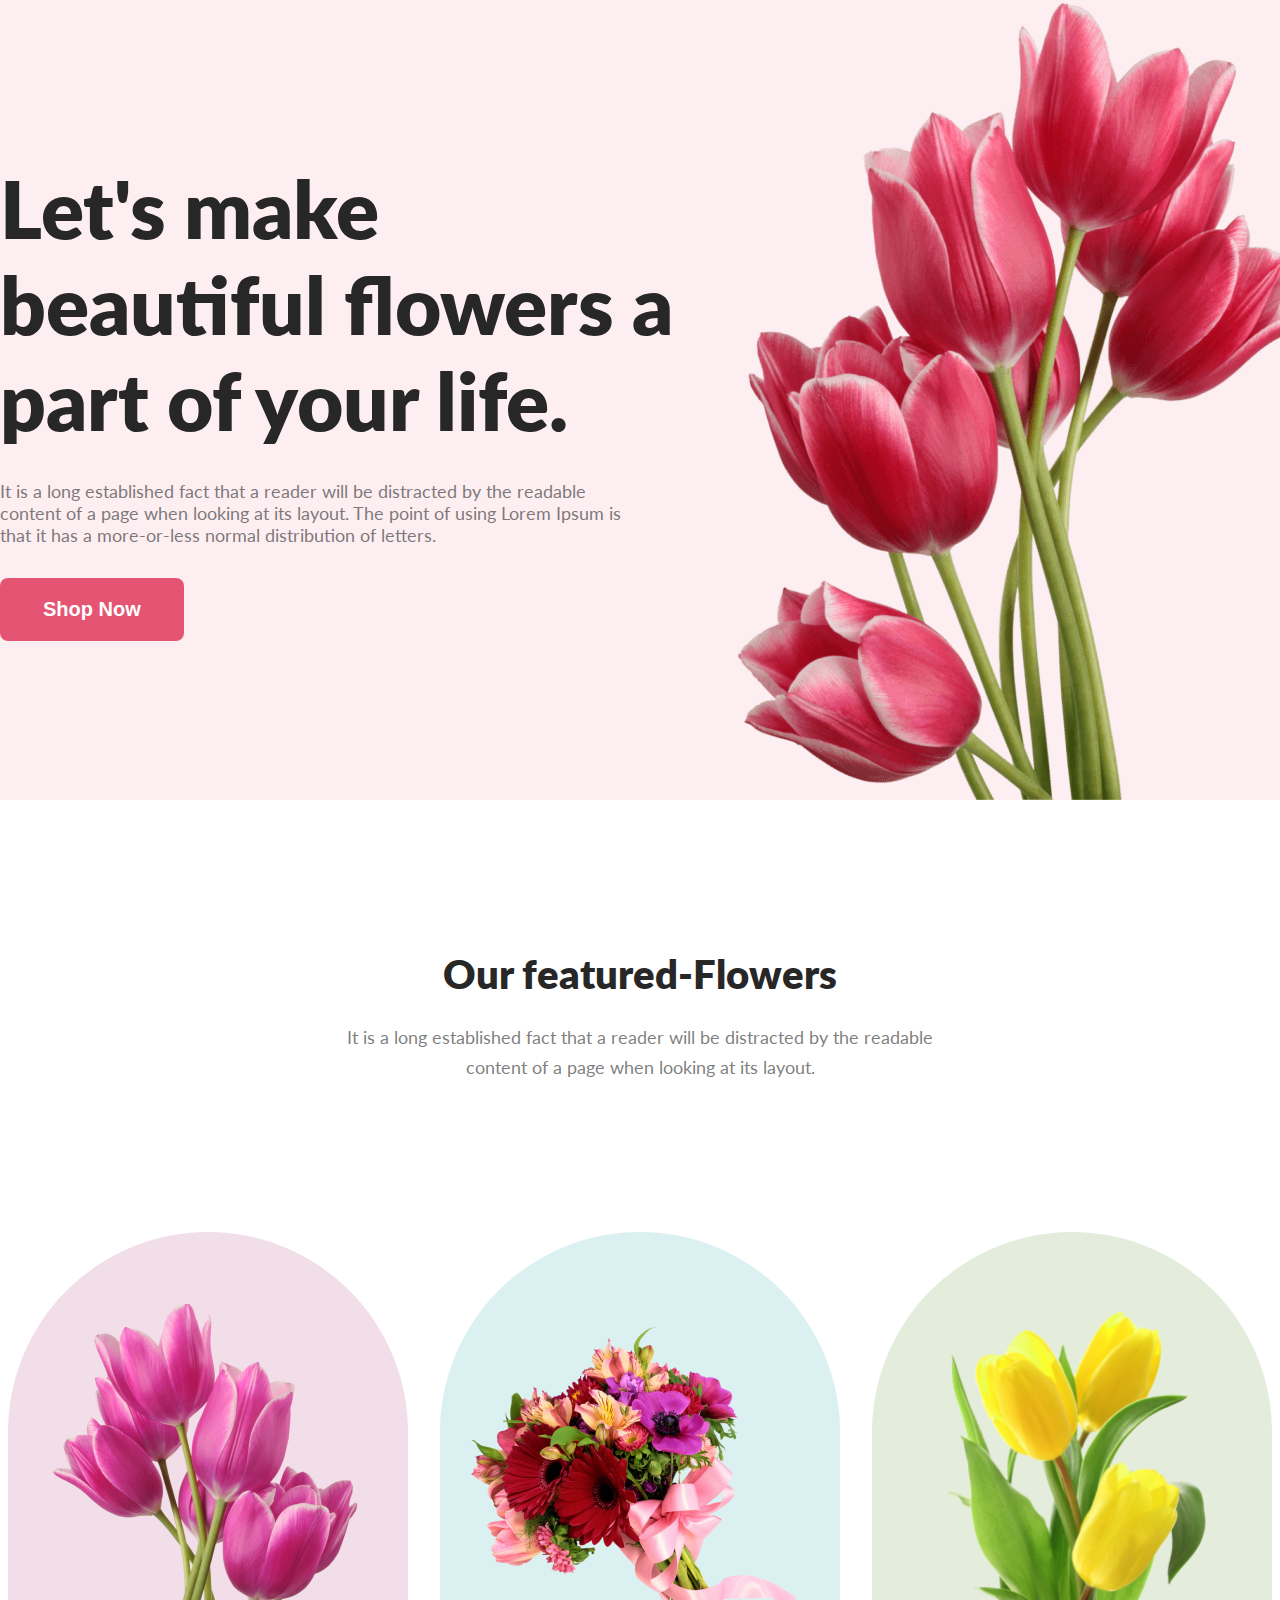
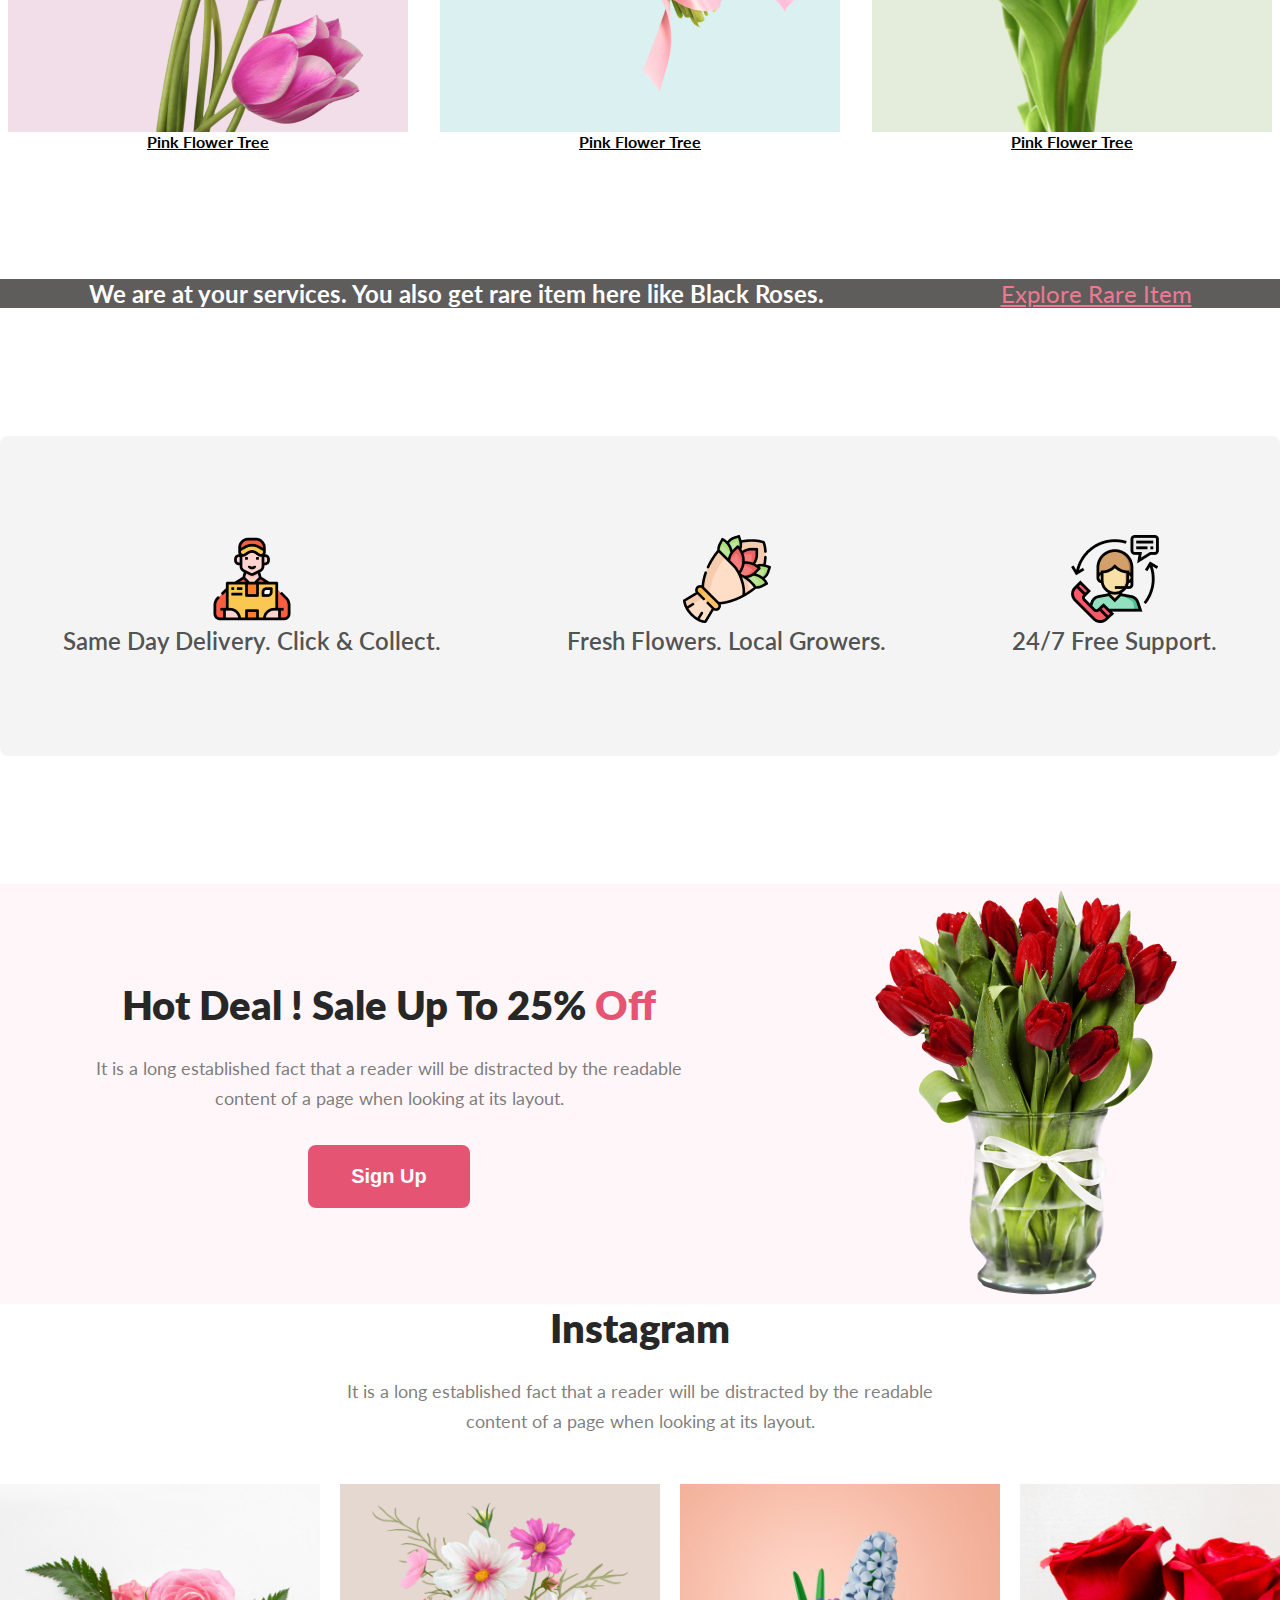
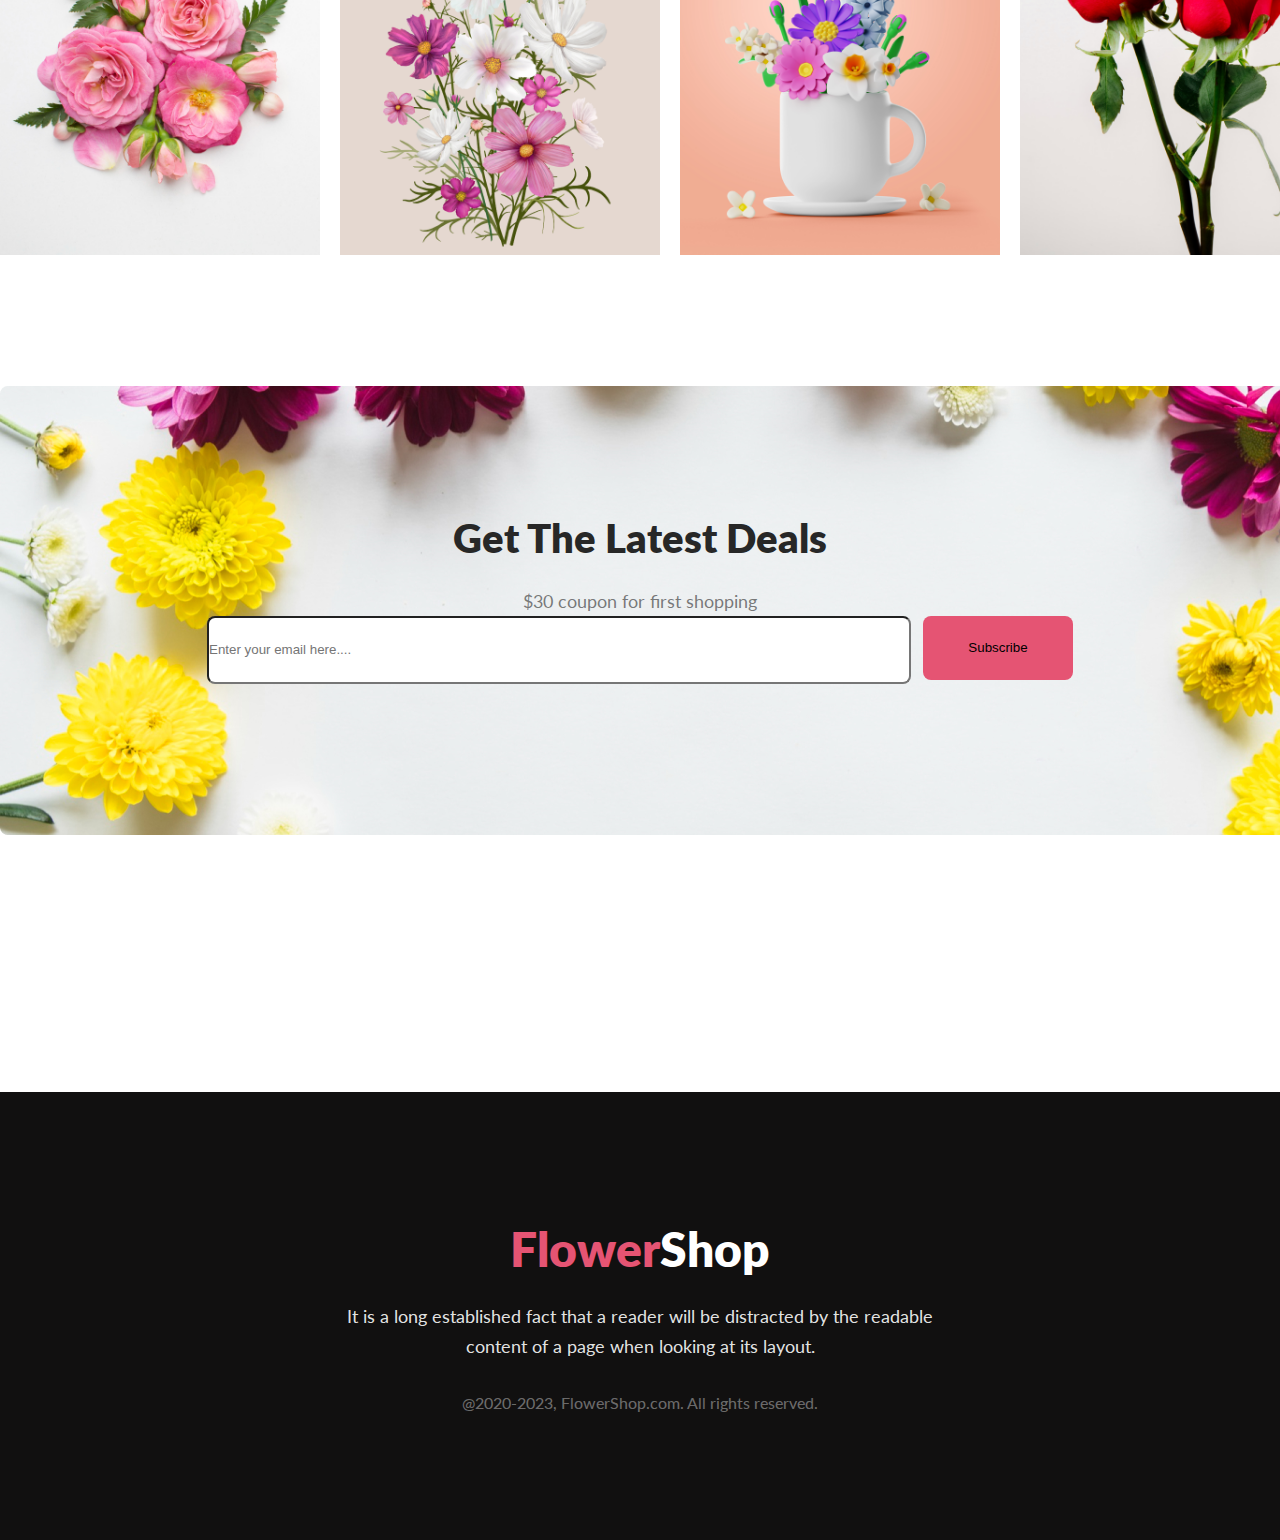
<file: index.html>
<!DOCTYPE html>
<html lang="en">

<head>
    <meta charset="UTF-8">
    <meta name="viewport" content="width=device-width, initial-scale=1.0">
    <title>Flower_Shop</title>
    <link rel="preconnect" href="https://fonts.googleapis.com">
    <link rel="preconnect" href="https://fonts.gstatic.com" crossorigin>
    <link href="https://fonts.googleapis.com/css2?family=Lato:wght@400;700&display=swap" rel="stylesheet">

    <link rel="stylesheet" href="css/header.css">
    <link rel="stylesheet" href="css/main.css">
    <link rel="stylesheet" href="css/footer.css">
</head>

<body>
    <header>
        <section class="banner-container">
            <div class="banner">
                <div class="banner-text">
                    <h2 class="banner-title">Let's make
                        beautiful flowers a
                        part of your life.
                    </h2>
                    <p class="banner-description">
                        It is a long established fact that a reader will be distracted by the readable
                        content of a page when looking at its layout. The point of using Lorem Ipsum is
                        that it has a more-or-less normal distribution of letters.
                    </p>
                    <button class="shop-now">Shop Now</button>
                </div>
                <img src="FlowerAsset/pngwing 10.png" alt="" class="banner-img">
            </div>
        </section>
    </header>
    <main>
        <section class="our-featured-flowers">
            <h3 class="main-title">Our featured-Flowers</h3>
            <p class="section-one-description">It is a long established fact that a reader will be distracted by the readable content of a page when looking at its layout.
            </p>
        </section>
        <section class="section-two">
            <div>
                <div class="first-div"></div>
                <h4 style="text-align: center; text-decoration: underline;">Pink Flower Tree</h4>
            </div>
            <div>
                <div class="second-div"></div>
                <h4 style="text-align: center; text-decoration: underline;">Pink Flower Tree</h4>
            </div>
            <div>
                <div class="third-div"></div>
                <h4 style="text-align: center; text-decoration: underline;">Pink Flower Tree</h4>
            </div>
        </section>
        <section class="extra">
            <h2 class="extra-text">We are at your services. You also get rare item here like Black Roses.</h2>
            <a class="explore" href="explore.html">Explore Rare Item</a>
        </section>
        <section class="section-three-conteainer">
            <div class="section-three">
                <img src="FlowerAsset/Group 57.png" alt="" class="section-three-img">
                <p class="section-three-description">Same Day Delivery. Click & Collect.</p>
            </div>
            <div class="section-three">
                <img src="FlowerAsset/Group 58.png" alt="" class="section-three-img">
                <p class="section-three-description">Fresh Flowers. Local Growers.</p>
            </div>
            <div class="section-three">
                <img src="FlowerAsset/Group 59.png" alt="" class="section-three-img">
                <p class="section-three-description">24/7 Free Support.</p>
            </div>
        </section>
        <section class="section4">
            <div class="section-four">
                <div class="section-four-text">
                    <h3 class="section-four-title">Hot Deal ! Sale Up To 25% <span class="off">Off</span></h3>
                    <p class="section-four-description">It is a long established fact that a reader will be distracted by the readable content of a page when looking at its layout.
                    </p>
                    <button class="sign-up">Sign Up</button>
                </div>
                <img src="FlowerAsset/pngwing 8.png" alt="" class="section-four-img">
            </div>
        </section>
        <section class="instagram">
            <h3 class="main-title">Instagram</h3>
            <p class="section-one-description">It is a long established fact that a reader will be distracted by the readable content of a page when looking at its layout.</p>
        </section>
        <section class="section6">
            <div class="four-img">
                <div class="section-six-div"><img width="320px" src="FlowerAsset/Flower 01.png" alt=""></div>
                <div class="section-six-div"><img width="320px" src="FlowerAsset/Rectangle 4.png" alt=""></div>
                <div class="section-six-div"><img width="320px" src="FlowerAsset/Rectangle 5.png" alt=""></div>
                <div class="section-six-div"><img width="320px" src="FlowerAsset/Rectangle 6.png" alt=""></div>
            </div>
        </section>
        <section class="section-last">
            <h3 class="main-title">Get The Latest Deals</h3>
            <p class="section-one-description">$30 coupon for first shopping</p>
            <form class="form">
                <input class="input-box" placeholder="Enter your email here...." type="text">
                <input class="subscribe" type="submit" value="Subscribe">
            </form>
        </section>
    </main>
    <footer>
        <section class="footer">
            <h3 class="footer-title"><span class="flower">Flower</span>Shop</h3>
            <p class="footer-description">It is a long established fact that a reader will be distracted by the readable content of a page when looking at its layout.</p>
            <p class="footer-copyright">@2020-2023, FlowerShop.com. All rights reserved.</p>
        </section>
    </footer>
</body>

</html>
</file>
<file: css/header.css>
* {
    margin: 0;
    padding: 0;
}

body {
    font-family: 'Lato', sans-serif;
}

.banner-container {
    background: rgba(229, 84, 115, 0.10);
}

.banner {
    display: flex;
    /* padding: 50px 240px 0px; */
    justify-content: space-evenly;
    align-items: center;
}

.banner-title {
    margin-bottom: 32px;
    color: #272727;
    font-size: 80px;
    font-weight: 800;
    width: 708px;
}

.banner-description {
    margin-top: 0;
    margin-bottom: 32px;
    width: 634px;
    color: rgba(39, 39, 39, 0.60);
    font-size: 18px;
    font-weight: 400;
}

.shop-now {
    margin-top: 0;
    border-radius: 8px;
    border-style: none;
    background: #E55473;
    padding: 20px 43px;
    color: #FFF;
    font-size: 20px;
    font-weight: 700;
}
</file>
<file: css/main.css>
body {
    font-family: 'Lato', sans-serif;
}

/* section one styles */

.our-featured-flowers {
    margin: 150px 50px;
}

.main-title {
    margin-bottom: 24px;
    color: #272727;
    text-align: center;
    font-size: 40px;
    font-weight: 800;
}

.section-one-description {
    color: rgba(39, 39, 39, 0.60);
    text-align: center;
    font-size: 18px;
    font-weight: 400;
    line-height: 30px;
    width: 594px;
    margin: 0 auto;
}

/* section two styles */
.section-two {
    display: flex;
    /* margin: 50px 240px 128px; */
    gap: 24px;
    justify-content: space-evenly;
}

.first-div {
    width: 400px;
    height: 500px;
    border-radius: 300px 300px 0px 0px;
    background: url(../FlowerAsset/pngwing\ 6.png);
    background-color: rgba(167, 33, 98, 0.15);
    background-repeat: no-repeat;
    background-size: 310px 428px;
    background-position-x: center;
    background-position-y: bottom;
}

.second-div {
    width: 400px;
    height: 500px;
    border-radius: 300px 300px 0px 0px;
    background: url(../FlowerAsset/pngwing\ 5.png);
    background-color: rgba(5, 151, 160, 0.15);
    background-repeat: no-repeat;
    background-size: 370px 370px;
    background-position-x: center;
    background-position-y: 90px;
}

.third-div {
    width: 400px;
    height: 500px;
    border-radius: 300px 300px 0px 0px;
    background: url(../FlowerAsset/pngwing\ 7.png);
    background-color: rgba(71, 125, 17, 0.15);
    background-repeat: no-repeat;
    background-size: 315px 470px;
    background-position-x: center;
    background-position-y: bottom;
}

/* section three styles */

.section-three-conteainer {
    margin-top: 128px;
    display: flex;
    align-items: center;
    justify-content: space-around;
    /* margin: 0px 240px 128px; */
    /* padding: 85px 230px 85px 315px; */
    /* width: 1440px; */
    height: 320px;
    border-radius: 8px;
    background: rgba(39, 39, 39, 0.05);
}

.section-three-img {
    width: 88px;
    height: 88px;
}

.section-three {
    display: flex;
    flex-direction: column;
    align-items: center;
}

.section-three-description {
    color: rgba(39, 39, 39, 0.80);
    text-align: justify;
    font-size: 24px;
    font-weight: 600;
    line-height: 35px;
}

/* section four styles */
.section4 {
    margin-top: 128px;
    background-color: #E554730D;
}

.section-four {
    display: flex;
    /* padding: 100px 430px 100px 395px; */
    justify-content: space-around;
    align-items: center;
}

.section-four-title {
    color: #272727;
    font-size: 40px;
    font-weight: 800;
    margin-bottom: 24px;
}

.section-four-text {
    display: flex;
    flex-direction: column;
    align-items: center;
}

.section-four-description {
    width: 594px;
    color: rgba(39, 39, 39, 0.60);
    text-align: center;
    font-size: 18px;
    font-weight: 400;
    line-height: 30px;
    margin-top: 0px;
    margin-bottom: 32px;
}

.sign-up {
    margin-top: 0px;
    padding: 20px 43px;
    border-radius: 8px;
    border-style: none;
    background: #E55473;
    color: #FFF;
    font-size: 20px;
    font-weight: 700;
}

.off {
    color: #E55473;
}

/*four image styles */
.four-img {
    display: flex;
    /* margin: 48px 240px 128px; */
    gap: 20px;
    justify-content: space-evenly;
}
.instagram {
    margin-bottom: 48px;
}

/* Last section styles */
.input-box {
    width: 700px;
    height: 64px;
    border-radius: 8px;
    background: #FFF;
}

.subscribe {
    width: 150px;
    height: 64px;
    border-radius: 8px;
    border-style: none;
    background: #E55473;
    margin-left: 12px;
}

.section-last {
    margin-top: 128px;
    padding: 128px 0px;
    /* width: 1440px; */
    height: 450px;
    /* margin: 0px 240px 128px; */
    /* padding: 121px 533px; */
    background-image: url('../FlowerAsset/Rectangle\ 9.png');
    background-repeat: no-repeat;
}

.form {
    display: flex;
    justify-content: center;
}

/* extra section styles */

.extra {
    display: flex;
    justify-content: space-around;
    background-color: rgb(95, 92, 92);
    color: #FFF;
    margin-top: 128px;
}
.explore {
    font-size: 24px;
}

.explore:link {
    color:#ec7891;
}

.explore:hover {
    color:white;
}
</file>
<file: css/footer.css>
body {
    font-family: 'Lato', sans-serif;
}

.footer {
    padding: 128px 0px;
    /* padding: 128px 650px; */
    background: #111010;
}

.footer-title {
    text-align: center;
    color: #FFFFFF;
    font-size: 48px;
    font-weight: 800;
    margin-bottom: 24px;
}

.flower {
    color: #E55473;
}

.footer-description {
    width: 625px;
    color: rgba(255, 255, 255, 0.90);
    text-align: center;
    font-size: 18px;
    font-weight: 400;
    line-height: 30px;
    margin: 0 auto;
}

.footer-copyright {
    margin-top: 32px;
    color: rgba(255, 255, 255, 0.40);
    text-align: center;
    font-size: 16px;
    font-weight: 400;
}
</file>
